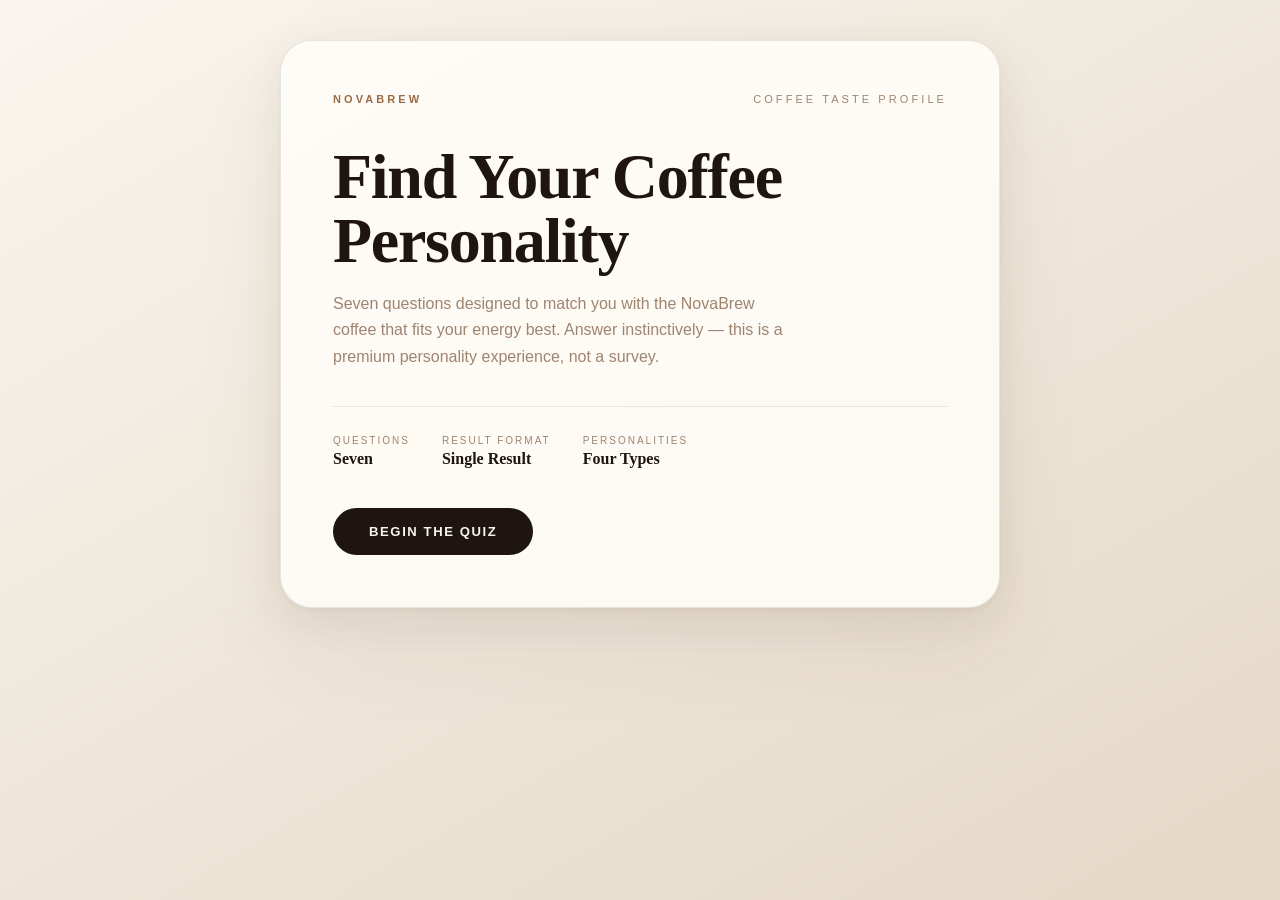
<file: docs/index.html>
<!DOCTYPE html>
<html lang="en">
<head>
  <meta charset="UTF-8">
  <meta name="viewport" content="width=device-width, initial-scale=1.0">
  <title>NovaBrew — Coffee Taste Profile</title>
  <style>
    *, *::before, *::after { box-sizing: border-box; margin: 0; padding: 0; }

    :root {
      --ink: #1e1410;
      --muted: #9e8470;
      --accent: #9a6b45;
      --line: rgba(90, 63, 43, 0.12);
    }

    body {
      min-height: 100vh;
      font-family: "Avenir Next", "Helvetica Neue", Arial, sans-serif;
      background: linear-gradient(150deg, #f9f5ee 0%, #e4d8c6 100%);
      color: var(--ink);
      display: flex;
      align-items: flex-start;
      justify-content: center;
      padding: 40px 20px 60px;
    }

    #app { width: min(720px, 100%); }

    .card {
      background: rgba(255, 253, 249, 0.88);
      border: 1px solid var(--line);
      border-radius: 32px;
      padding: 52px;
      box-shadow:
        0 2px 4px rgba(67,45,28,0.04),
        0 12px 40px rgba(67,45,28,0.07),
        0 40px 100px rgba(67,45,28,0.06);
    }

    .eyebrow {
      font-size: 11px;
      letter-spacing: 0.28em;
      text-transform: uppercase;
      color: var(--accent);
      font-weight: 600;
    }

    /* Intro */
    .intro-meta {
      display: flex;
      justify-content: space-between;
      align-items: center;
      margin-bottom: 40px;
    }

    .intro-meta .dim { color: var(--muted); font-weight: 400; }

    .card h1 {
      font-family: Georgia, "Times New Roman", serif;
      font-size: clamp(2.2rem, 5vw, 4rem);
      font-weight: 700;
      line-height: 1.0;
      letter-spacing: -0.02em;
      color: var(--ink);
      margin-bottom: 18px;
    }

    .lead {
      font-size: 1rem;
      color: var(--muted);
      line-height: 1.65;
      max-width: 52ch;
      margin-bottom: 36px;
    }

    .intro-stats {
      display: flex;
      gap: 32px;
      padding-top: 28px;
      border-top: 1px solid var(--line);
      margin-bottom: 40px;
      flex-wrap: wrap;
    }

    .stat-label {
      font-size: 10px;
      letter-spacing: 0.2em;
      text-transform: uppercase;
      color: var(--muted);
      margin-bottom: 4px;
    }

    .stat-value {
      font-family: Georgia, "Times New Roman", serif;
      font-size: 1rem;
      font-weight: 700;
      color: var(--ink);
    }

    .btn-primary {
      background: var(--ink);
      color: #f9f5ee;
      font-size: 0.82rem;
      letter-spacing: 0.12em;
      text-transform: uppercase;
      font-weight: 600;
      padding: 16px 36px;
      border-radius: 999px;
      border: none;
      cursor: pointer;
      transition: background 180ms ease, transform 180ms ease;
      font-family: inherit;
    }

    .btn-primary:hover { background: #3a2318; transform: translateY(-1px); }

    /* Quiz */
    .quiz-meta {
      display: flex;
      align-items: center;
      justify-content: space-between;
      margin-bottom: 28px;
    }

    .question-count {
      font-size: 11px;
      letter-spacing: 0.18em;
      text-transform: uppercase;
      color: var(--muted);
      white-space: nowrap;
    }

    .progress-track {
      flex: 1;
      height: 1px;
      background: var(--line);
      border-radius: 99px;
      margin-left: 20px;
      overflow: hidden;
    }

    .progress-fill {
      height: 100%;
      background: linear-gradient(90deg, var(--accent), #c49060);
      border-radius: 99px;
      transition: width 400ms ease;
    }

    .subtitle {
      font-size: 0.88rem;
      color: var(--muted);
      margin-bottom: 32px;
    }

    .divider {
      height: 1px;
      background: var(--line);
      margin-bottom: 22px;
    }

    .options { display: grid; gap: 10px; }

    .option {
      border: 1px solid var(--line);
      border-radius: 16px;
      padding: 20px 24px;
      background: rgba(255,255,255,0.55);
      display: flex;
      justify-content: space-between;
      align-items: center;
      cursor: pointer;
      transition: all 180ms ease;
      text-align: left;
      width: 100%;
      font-family: inherit;
    }

    .option:hover {
      background: rgba(255,255,255,0.95);
      border-color: rgba(154,107,69,0.28);
      transform: translateY(-2px);
      box-shadow: 0 8px 32px rgba(67,45,28,0.09);
    }

    .option-text {
      font-family: Georgia, "Times New Roman", serif;
      font-size: 1rem;
      font-weight: 700;
      color: var(--ink);
      line-height: 1.2;
    }

    .option-arrow {
      font-size: 0.9rem;
      color: rgba(154,107,69,0.35);
      flex-shrink: 0;
      margin-left: 20px;
      transition: color 180ms ease, transform 180ms ease;
    }

    .option:hover .option-arrow { color: var(--accent); transform: translateX(3px); }

    /* Result */
    .result-eyebrow {
      font-size: 11px;
      letter-spacing: 0.28em;
      text-transform: uppercase;
      color: var(--accent);
      font-weight: 600;
      margin-bottom: 16px;
    }

    .result-summary {
      font-family: Georgia, "Times New Roman", serif;
      font-size: 1.1rem;
      color: var(--muted);
      font-style: italic;
      margin-bottom: 18px;
      line-height: 1.5;
    }

    .result-copy {
      font-size: 0.95rem;
      color: var(--muted);
      line-height: 1.7;
      max-width: 54ch;
      margin-bottom: 36px;
    }

    .coffee-block {
      border-top: 1px solid var(--line);
      padding-top: 30px;
      margin-bottom: 36px;
    }

    .section-label {
      font-size: 10px;
      letter-spacing: 0.22em;
      text-transform: uppercase;
      color: var(--muted);
      margin-bottom: 10px;
    }

    .coffee-name {
      font-family: Georgia, "Times New Roman", serif;
      font-size: 2rem;
      font-weight: 700;
      color: var(--ink);
      letter-spacing: -0.02em;
      margin-bottom: 8px;
    }

    .coffee-copy {
      font-size: 0.9rem;
      color: var(--muted);
      line-height: 1.65;
      max-width: 50ch;
    }

    .result-actions { display: flex; gap: 12px; flex-wrap: wrap; align-items: center; }

    .btn-secondary {
      background: transparent;
      color: var(--muted);
      font-size: 0.8rem;
      letter-spacing: 0.1em;
      text-transform: uppercase;
      font-weight: 600;
      padding: 14px 28px;
      border-radius: 999px;
      border: 1px solid var(--line);
      cursor: pointer;
      transition: all 180ms ease;
      font-family: inherit;
    }

    .btn-secondary:hover { border-color: rgba(154,107,69,0.3); color: var(--ink); }

    .toast {
      position: fixed;
      bottom: 32px;
      left: 50%;
      transform: translateX(-50%);
      background: var(--ink);
      color: #f9f5ee;
      font-size: 0.82rem;
      letter-spacing: 0.08em;
      padding: 12px 24px;
      border-radius: 999px;
      pointer-events: none;
      animation: fadeup 1.9s ease forwards;
    }

    @keyframes fadeup {
      0%   { opacity: 0; transform: translateX(-50%) translateY(8px); }
      15%  { opacity: 1; transform: translateX(-50%) translateY(0); }
      75%  { opacity: 1; }
      100% { opacity: 0; }
    }

    .fade-in { animation: fadein 300ms ease forwards; }

    @keyframes fadein {
      from { opacity: 0; transform: translateY(8px); }
      to   { opacity: 1; transform: translateY(0); }
    }

    @media (max-width: 600px) {
      body { padding: 20px 14px 48px; }
      .card { padding: 32px 24px; }
      .intro-stats { gap: 20px; }
      .result-actions { flex-direction: column; align-items: stretch; text-align: center; }
    }
  </style>
</head>
<body>
<div id="app"></div>
<script>
var data = {
  personalities: {
    "Bold Explorer": {
      summary: "Adventurous, intense, and drawn to strong points of view.",
      description: "You like a little edge in the experience. Bold Explorer personalities gravitate toward dramatic flavors, memorable moments, and coffees that feel like a story worth chasing. You do not want safe when something unforgettable is on the table.",
      coffee: { name: "Double Down", description: "Extra-bold espresso roast, thick crema, no apologies. The coffee equivalent of committing fully — no hedging, maximum presence in the cup." }
    },
    "Smooth Operator": {
      summary: "Polished, balanced, and effortlessly composed.",
      description: "You value refinement over noise. Smooth Operator personalities prefer a coffee experience that feels considered, elevated, and quietly confident. You are not chasing chaos. You are choosing taste with intention.",
      coffee: { name: "Velvet Fog", description: "Medium-light, creamy mouthfeel, almond and cocoa notes. Refined and polished, never overreaches. Quietly excellent — just like you." }
    },
    "Cozy Classic": {
      summary: "Warm, grounded, and ritual-oriented.",
      description: "You are building a mood as much as a routine. Cozy Classic personalities want coffee that feels reassuring, familiar, and emotionally steady. Comfort is not boring to you. It is a craft.",
      coffee: { name: "Sunday Paper", description: "Medium roast, hazelnut and vanilla, comfort in a cup. Dependable every morning. The name alone does the work." }
    },
    "Wild Card": {
      summary: "Curious, creative, and drawn to the unexpected.",
      description: "You are energized by novelty and beauty that does not look like everyone else's. Wild Card personalities lean toward coffees that feel alive, expressive, and just strange enough to be interesting.",
      coffee: { name: "Off the Map", description: "Experimental processing, funky fruit notes, surprises every time. A rotating micro-lot where unpredictability is the whole point." }
    }
  },
  questions: [
    { prompt: "How do you usually take your coffee?", choices: [
      { text: "Black, no hesitation", type: "Bold Explorer" },
      { text: "A splash of milk, nothing more", type: "Smooth Operator" },
      { text: "Creamy and a little sweet", type: "Cozy Classic" },
      { text: "Whatever the barista recommends today", type: "Wild Card" }
    ]},
    { prompt: "What does your ideal morning look like?", choices: [
      { text: "Up early, moving fast, agenda already set", type: "Bold Explorer" },
      { text: "Unhurried, a good routine, everything in its place", type: "Smooth Operator" },
      { text: "Slow, quiet, no alarm if possible", type: "Cozy Classic" },
      { text: "Depends entirely on the day", type: "Wild Card" }
    ]},
    { prompt: "When you try a new coffee, what are you hoping for?", choices: [
      { text: "Something intense that makes an impression", type: "Bold Explorer" },
      { text: "Balanced and reliable, something I'd order again", type: "Smooth Operator" },
      { text: "Familiar and comforting, like a good habit", type: "Cozy Classic" },
      { text: "Something I've never tasted before", type: "Wild Card" }
    ]},
    { prompt: "How do you make decisions?", choices: [
      { text: "Quickly and confidently", type: "Bold Explorer" },
      { text: "Carefully, with all the information", type: "Smooth Operator" },
      { text: "I trust what has worked before", type: "Cozy Classic" },
      { text: "I go with whatever feels right in the moment", type: "Wild Card" }
    ]},
    { prompt: "Pick the weekend that sounds best.", choices: [
      { text: "A long hike somewhere remote and demanding", type: "Bold Explorer" },
      { text: "A well-planned city trip with great restaurants", type: "Smooth Operator" },
      { text: "A slow day at home with no real agenda", type: "Cozy Classic" },
      { text: "Booking something last-minute and figuring it out", type: "Wild Card" }
    ]},
    { prompt: "What do you look for in a great product?", choices: [
      { text: "It's the best at what it does, no compromises", type: "Bold Explorer" },
      { text: "Consistent quality, every single time", type: "Smooth Operator" },
      { text: "It feels familiar and dependable", type: "Cozy Classic" },
      { text: "It surprises me in some way", type: "Wild Card" }
    ]},
    { prompt: "How do you feel about trying something completely new?", choices: [
      { text: "I seek it out", type: "Bold Explorer" },
      { text: "Only if it comes recommended", type: "Smooth Operator" },
      { text: "I prefer to stick with what I know", type: "Cozy Classic" },
      { text: "New is always better than familiar", type: "Wild Card" }
    ]}
  ]
};

var state = { step: "intro", currentQuestion: 0, answers: [] };
var app = document.getElementById("app");

function computeResult() {
  var counts = {}, lastType = null;
  state.answers.forEach(function(a) {
    counts[a.type] = (counts[a.type] || 0) + 1;
    lastType = a.type;
  });
  var sorted = Object.keys(counts).sort(function(a, b) {
    if (counts[b] !== counts[a]) return counts[b] - counts[a];
    if (a === lastType) return -1;
    if (b === lastType) return 1;
    return 0;
  });
  return sorted[0] || "Smooth Operator";
}

function render() {
  if (state.step === "intro") {
    app.innerHTML = '<div class="card fade-in">' +
      '<div class="intro-meta"><span class="eyebrow">NovaBrew</span><span class="eyebrow dim" style="color:var(--muted);font-weight:400">Coffee Taste Profile</span></div>' +
      '<h1>Find Your Coffee Personality</h1>' +
      '<p class="lead">Seven questions designed to match you with the NovaBrew coffee that fits your energy best. Answer instinctively — this is a premium personality experience, not a survey.</p>' +
      '<div class="intro-stats">' +
        '<div><div class="stat-label">Questions</div><div class="stat-value">Seven</div></div>' +
        '<div><div class="stat-label">Result Format</div><div class="stat-value">Single Result</div></div>' +
        '<div><div class="stat-label">Personalities</div><div class="stat-value">Four Types</div></div>' +
      '</div>' +
      '<button class="btn-primary" onclick="startQuiz()">Begin the Quiz</button>' +
    '</div>';
  } else if (state.step === "quiz") {
    var q = data.questions[state.currentQuestion];
    var pct = ((state.currentQuestion + 1) / data.questions.length * 100).toFixed(1);
    var opts = q.choices.map(function(c, i) {
      return '<button class="option" onclick="answer(' + i + ')">' +
        '<span class="option-text">' + c.text + '</span>' +
        '<span class="option-arrow">→</span>' +
      '</button>';
    }).join("");
    app.innerHTML = '<div class="card fade-in">' +
      '<div class="quiz-meta">' +
        '<div class="question-count">Question ' + (state.currentQuestion + 1) + ' of ' + data.questions.length + '</div>' +
        '<div class="progress-track"><div class="progress-fill" style="width:' + pct + '%"></div></div>' +
      '</div>' +
      '<h1>' + q.prompt + '</h1>' +
      '<p class="subtitle">Choose the option that feels most instinctive.</p>' +
      '<div class="divider"></div>' +
      '<div class="options">' + opts + '</div>' +
    '</div>';
  } else {
    var name = computeResult();
    var p = data.personalities[name];
    var shareText = "I got " + name + " on the NovaBrew Coffee Taste Profile. " + p.summary + " My match is " + p.coffee.name + ".";
    app.innerHTML = '<div class="card fade-in">' +
      '<div class="result-eyebrow">Your coffee personality</div>' +
      '<h1>' + name + '</h1>' +
      '<p class="result-summary">' + p.summary + '</p>' +
      '<p class="result-copy">' + p.description + '</p>' +
      '<div class="coffee-block">' +
        '<div class="section-label">Your NovaBrew Match</div>' +
        '<div class="coffee-name">' + p.coffee.name + '</div>' +
        '<p class="coffee-copy">' + p.coffee.description + '</p>' +
      '</div>' +
      '<div class="result-actions">' +
        '<button class="btn-primary" onclick="copyResult(\'' + encodeURIComponent(shareText) + '\')">Copy Result</button>' +
        '<button class="btn-secondary" onclick="retake()">Retake Quiz</button>' +
      '</div>' +
    '</div>';
  }
}

function startQuiz() {
  state.step = "quiz"; state.currentQuestion = 0; state.answers = [];
  render();
}

function answer(i) {
  state.answers.push(data.questions[state.currentQuestion].choices[i]);
  if (state.currentQuestion === data.questions.length - 1) {
    state.step = "result";
  } else {
    state.currentQuestion++;
  }
  render();
}

function retake() { state.step = "intro"; render(); }

function copyResult(encoded) {
  var text = decodeURIComponent(encoded);
  if (navigator.clipboard) {
    navigator.clipboard.writeText(text).then(function() { toast("Result copied to clipboard"); }).catch(function() { toast("Copy failed — select the text manually"); });
  } else {
    toast("Copy failed — select the text manually");
  }
}

function toast(msg) {
  var el = document.createElement("div");
  el.className = "toast";
  el.textContent = msg;
  document.body.appendChild(el);
  setTimeout(function() { el.remove(); }, 1900);
}

render();
</script>
</body>
</html>
</file>
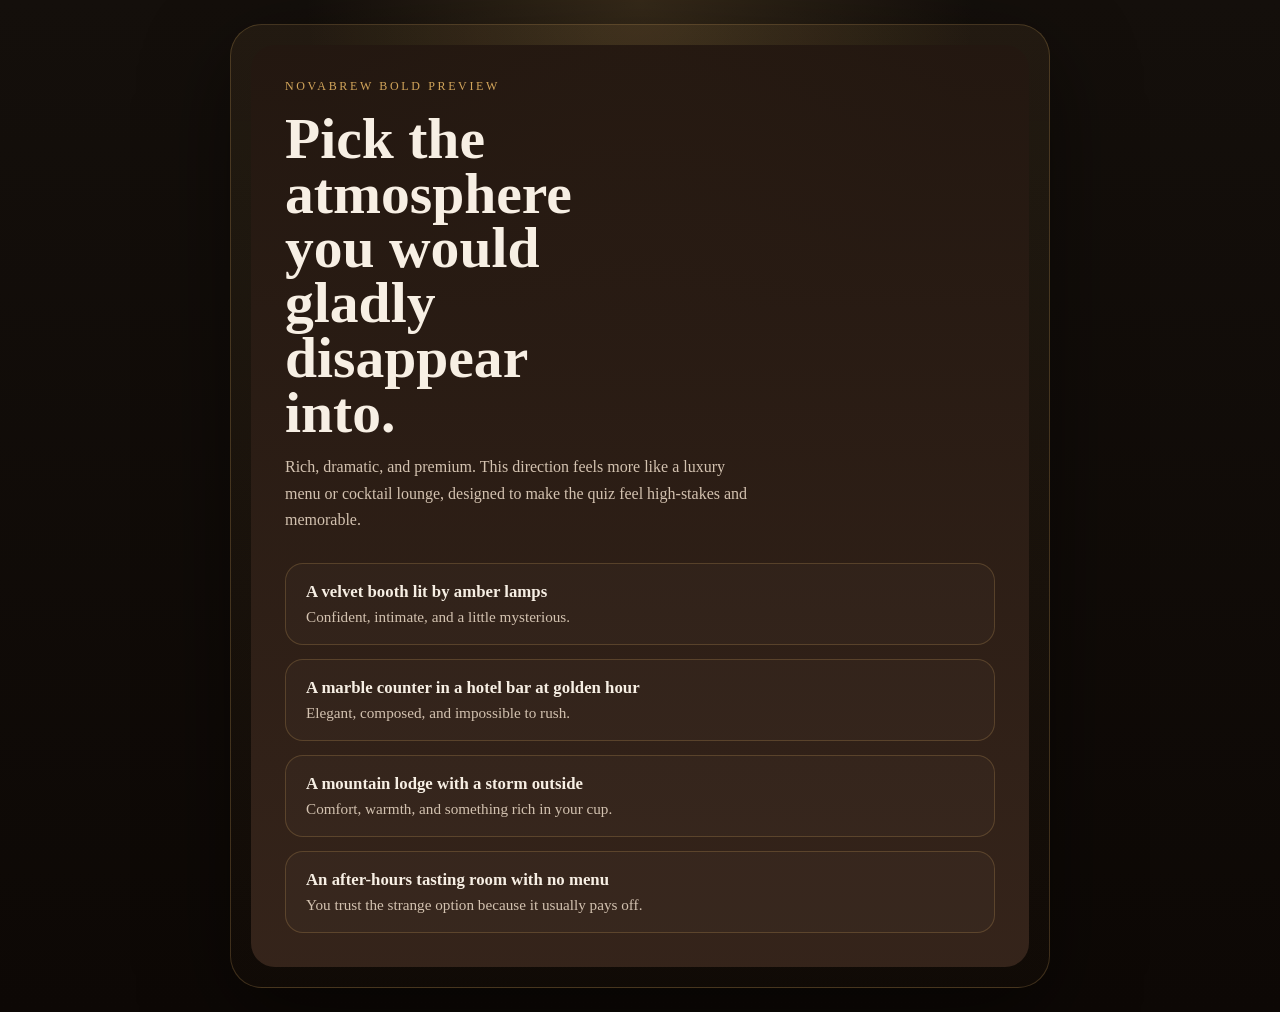
<file: style-preview-bold.html>
<!DOCTYPE html>
<html lang="en">
<head>
  <meta charset="UTF-8">
  <meta name="viewport" content="width=device-width, initial-scale=1.0">
  <title>NovaBrew Style Preview - Bold</title>
  <style>
    :root {
      --bg: #120d0a;
      --surface: rgba(35, 23, 16, 0.92);
      --surface-2: rgba(56, 38, 28, 0.92);
      --ink: #f7efe4;
      --muted: #d3c2b0;
      --gold: #d2a55b;
      --line: rgba(210, 165, 91, 0.24);
    }

    * {
      box-sizing: border-box;
    }

    body {
      margin: 0;
      min-height: 100vh;
      font-family: Georgia, "Times New Roman", serif;
      background:
        radial-gradient(circle at top, rgba(210, 165, 91, 0.18), transparent 28%),
        linear-gradient(180deg, #140f0b 0%, #0d0805 100%);
      color: var(--ink);
      display: grid;
      place-items: center;
      padding: 24px;
    }

    .frame {
      width: min(820px, 100%);
      border: 1px solid var(--line);
      border-radius: 32px;
      padding: 20px;
      background: linear-gradient(180deg, rgba(210, 165, 91, 0.08), rgba(210, 165, 91, 0.02));
      box-shadow: 0 28px 90px rgba(0, 0, 0, 0.45);
    }

    .card {
      background: linear-gradient(180deg, var(--surface) 0%, var(--surface-2) 100%);
      border-radius: 24px;
      padding: 34px;
    }

    .eyebrow {
      color: var(--gold);
      text-transform: uppercase;
      letter-spacing: 0.22em;
      font-size: 12px;
      margin-bottom: 18px;
    }

    h1 {
      margin: 0 0 14px;
      font-size: clamp(2.2rem, 4.5vw, 4rem);
      line-height: 0.95;
      font-weight: 700;
      max-width: 11ch;
    }

    p {
      margin: 0 0 30px;
      color: var(--muted);
      font-size: 1rem;
      line-height: 1.65;
      max-width: 58ch;
    }

    .options {
      display: grid;
      gap: 14px;
    }

    .option {
      border: 1px solid var(--line);
      border-radius: 18px;
      padding: 18px 20px;
      background: rgba(255, 255, 255, 0.02);
      transition: background 160ms ease, transform 160ms ease;
    }

    .option:hover {
      background: rgba(210, 165, 91, 0.09);
      transform: translateY(-1px);
    }

    .option b {
      display: block;
      font-size: 1.05rem;
      margin-bottom: 6px;
      color: var(--ink);
    }

    .option span {
      color: var(--muted);
      font-size: 0.95rem;
    }
  </style>
</head>
<body>
  <main class="frame">
    <section class="card">
      <div class="eyebrow">NovaBrew Bold Preview</div>
      <h1>Pick the atmosphere you would gladly disappear into.</h1>
      <p>
        Rich, dramatic, and premium. This direction feels more like a luxury menu or
        cocktail lounge, designed to make the quiz feel high-stakes and memorable.
      </p>
      <div class="options">
        <div class="option">
          <b>A velvet booth lit by amber lamps</b>
          <span>Confident, intimate, and a little mysterious.</span>
        </div>
        <div class="option">
          <b>A marble counter in a hotel bar at golden hour</b>
          <span>Elegant, composed, and impossible to rush.</span>
        </div>
        <div class="option">
          <b>A mountain lodge with a storm outside</b>
          <span>Comfort, warmth, and something rich in your cup.</span>
        </div>
        <div class="option">
          <b>An after-hours tasting room with no menu</b>
          <span>You trust the strange option because it usually pays off.</span>
        </div>
      </div>
    </section>
  </main>
</body>
</html>
</file>
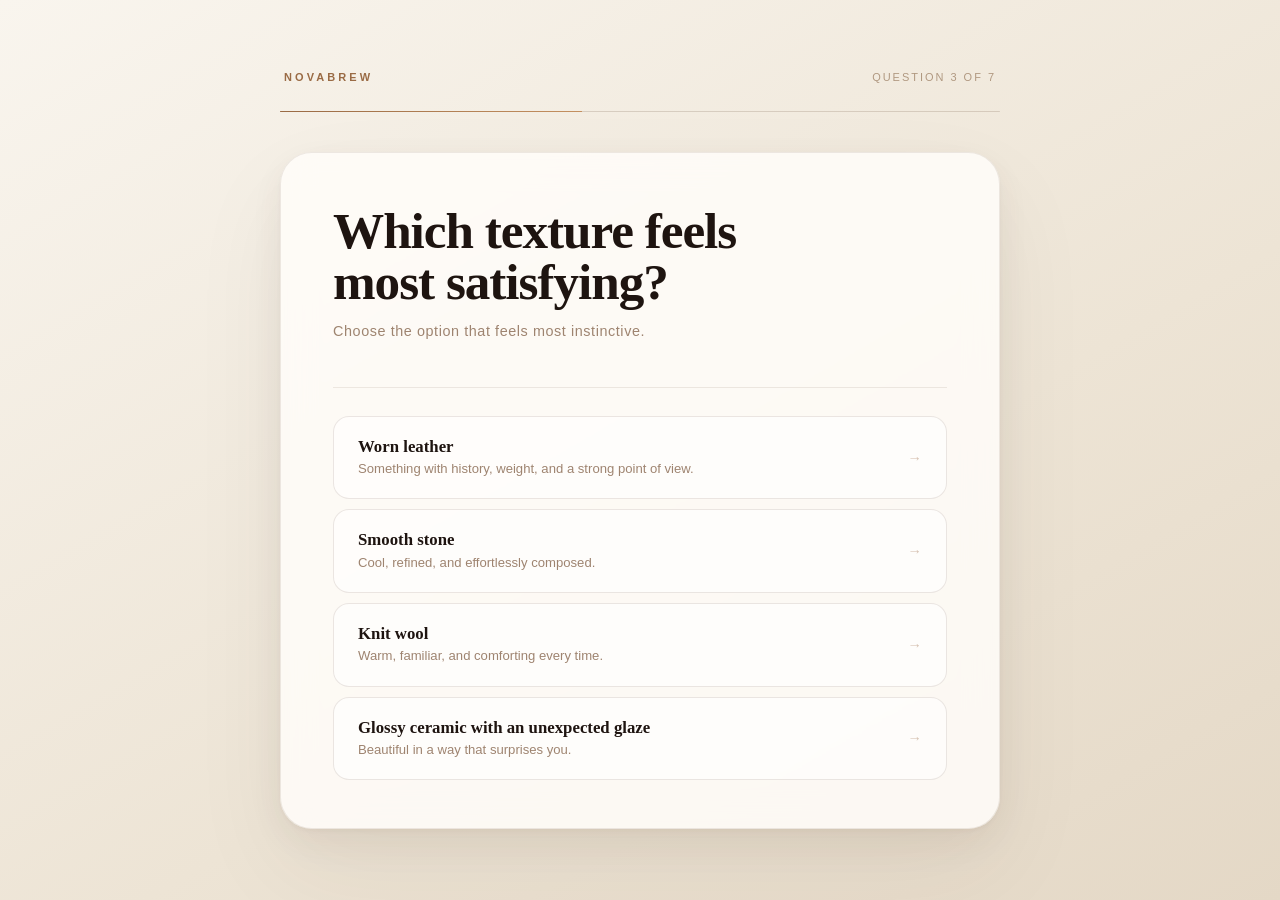
<file: style-preview-mashup.html>
<!DOCTYPE html>
<html lang="en">
<head>
  <meta charset="UTF-8">
  <meta name="viewport" content="width=device-width, initial-scale=1.0">
  <title>NovaBrew Style Preview - Mashup</title>
  <style>
    * { box-sizing: border-box; margin: 0; padding: 0; }

    body {
      min-height: 100vh;
      font-family: "Avenir Next", "Helvetica Neue", Arial, sans-serif;
      background: linear-gradient(150deg, #f9f5ee 0%, #ede4d5 60%, #e4d8c6 100%);
      color: #2f241d;
      display: grid;
      place-items: center;
      padding: 40px 24px;
    }

    .shell {
      width: min(720px, 100%);
    }

    /* Top meta row */
    .meta-row {
      display: flex;
      align-items: center;
      justify-content: space-between;
      margin-bottom: 28px;
      padding: 0 4px;
    }

    .brand {
      font-size: 11px;
      letter-spacing: 0.28em;
      text-transform: uppercase;
      color: #9a6b45;
      font-weight: 600;
    }

    .question-count {
      font-size: 11px;
      letter-spacing: 0.18em;
      text-transform: uppercase;
      color: #b09880;
    }

    /* Progress bar */
    .progress-track {
      height: 1px;
      background: rgba(90, 63, 43, 0.18);
      border-radius: 99px;
      margin-bottom: 40px;
      overflow: hidden;
    }

    .progress-fill {
      width: 42%;
      height: 100%;
      background: linear-gradient(90deg, #9a6b45, #c49060);
    }

    /* Main card */
    .card {
      background: rgba(255, 253, 249, 0.85);
      border: 1px solid rgba(90, 63, 43, 0.10);
      border-radius: 32px;
      padding: 52px 52px 48px;
      box-shadow:
        0 2px 4px rgba(67, 45, 28, 0.04),
        0 12px 40px rgba(67, 45, 28, 0.07),
        0 40px 100px rgba(67, 45, 28, 0.06);
      backdrop-filter: blur(16px);
    }

    h1 {
      font-family: Georgia, "Times New Roman", serif;
      font-size: clamp(2rem, 4vw, 3.6rem);
      font-weight: 700;
      line-height: 1.0;
      letter-spacing: -0.02em;
      color: #1e1410;
      margin-bottom: 14px;
      max-width: 16ch;
    }

    .subtitle {
      font-size: 0.9rem;
      color: #9e8470;
      letter-spacing: 0.04em;
      margin-bottom: 44px;
      line-height: 1.5;
    }

    /* Divider */
    .divider {
      height: 1px;
      background: rgba(90, 63, 43, 0.10);
      margin-bottom: 28px;
    }

    .options {
      display: grid;
      gap: 10px;
    }

    .option {
      border: 1px solid rgba(90, 63, 43, 0.12);
      border-radius: 16px;
      padding: 20px 24px;
      background: rgba(255, 255, 255, 0.6);
      display: flex;
      justify-content: space-between;
      align-items: center;
      transition: all 180ms ease;
      cursor: pointer;
    }

    .option:hover {
      background: rgba(255, 255, 255, 0.95);
      border-color: rgba(154, 107, 69, 0.28);
      transform: translateY(-2px);
      box-shadow: 0 8px 32px rgba(67, 45, 28, 0.09);
    }

    .option-text {
      font-family: Georgia, "Times New Roman", serif;
      font-size: 1.05rem;
      font-weight: 700;
      color: #1e1410;
      line-height: 1.2;
    }

    .option-sub {
      font-size: 0.82rem;
      color: #9e8470;
      margin-top: 3px;
      line-height: 1.4;
    }

    .option-arrow {
      font-size: 0.9rem;
      color: rgba(154, 107, 69, 0.4);
      flex-shrink: 0;
      margin-left: 20px;
      transition: color 180ms ease, transform 180ms ease;
    }

    .option:hover .option-arrow {
      color: #9a6b45;
      transform: translateX(3px);
    }
  </style>
</head>
<body>
  <div class="shell">
    <div class="meta-row">
      <div class="brand">NovaBrew</div>
      <div class="question-count">Question 3 of 7</div>
    </div>
    <div class="progress-track">
      <div class="progress-fill"></div>
    </div>
    <div class="card">
      <h1>Which texture feels most satisfying?</h1>
      <p class="subtitle">Choose the option that feels most instinctive.</p>
      <div class="divider"></div>
      <div class="options">
        <div class="option">
          <div>
            <div class="option-text">Worn leather</div>
            <div class="option-sub">Something with history, weight, and a strong point of view.</div>
          </div>
          <div class="option-arrow">→</div>
        </div>
        <div class="option">
          <div>

            <div class="option-text">Smooth stone</div>
            <div class="option-sub">Cool, refined, and effortlessly composed.</div>
          </div>
          <div class="option-arrow">→</div>
        </div>
        <div class="option">
          <div>

            <div class="option-text">Knit wool</div>
            <div class="option-sub">Warm, familiar, and comforting every time.</div>
          </div>
          <div class="option-arrow">→</div>
        </div>
        <div class="option">
          <div>

            <div class="option-text">Glossy ceramic with an unexpected glaze</div>
            <div class="option-sub">Beautiful in a way that surprises you.</div>
          </div>
          <div class="option-arrow">→</div>
        </div>
      </div>
    </div>
  </div>
</body>
</html>
</file>
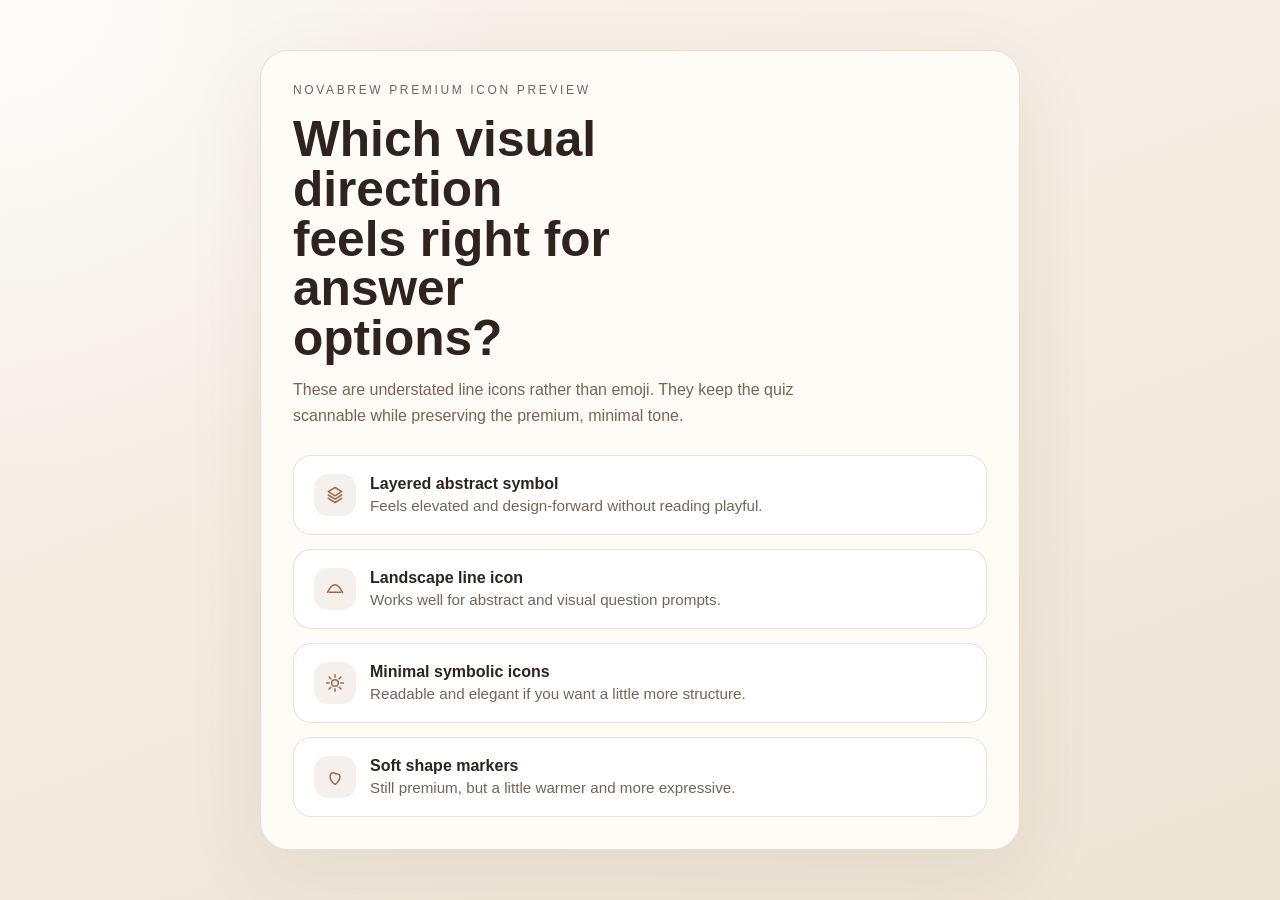
<file: style-preview-minimal-icons.html>
<!DOCTYPE html>
<html lang="en">
<head>
  <meta charset="UTF-8">
  <meta name="viewport" content="width=device-width, initial-scale=1.0">
  <title>NovaBrew Style Preview - Minimal Icons</title>
  <style>
    :root {
      --bg: #f6f1e8;
      --surface: rgba(255, 252, 247, 0.94);
      --ink: #2f241d;
      --muted: #766456;
      --line: rgba(90, 63, 43, 0.15);
      --accent: #9a6b45;
      --accent-soft: rgba(154, 107, 69, 0.1);
    }

    * { box-sizing: border-box; }

    body {
      margin: 0;
      min-height: 100vh;
      font-family: "Avenir Next", "Helvetica Neue", Arial, sans-serif;
      background:
        radial-gradient(circle at top left, rgba(255, 255, 255, 0.8), transparent 32%),
        linear-gradient(160deg, #f8f3eb 0%, #eee4d6 100%);
      color: var(--ink);
      display: grid;
      place-items: center;
      padding: 24px;
    }

    .card {
      width: min(760px, 100%);
      background: var(--surface);
      border: 1px solid var(--line);
      border-radius: 28px;
      padding: 32px;
      box-shadow: 0 24px 80px rgba(67, 45, 28, 0.08);
      backdrop-filter: blur(12px);
    }

    .eyebrow {
      font-size: 12px;
      letter-spacing: 0.22em;
      text-transform: uppercase;
      color: var(--muted);
      margin-bottom: 18px;
    }

    h1 {
      font-size: clamp(2rem, 4vw, 3.1rem);
      line-height: 1;
      margin: 0 0 14px;
      font-weight: 600;
      max-width: 12ch;
    }

    p {
      margin: 0 0 26px;
      color: var(--muted);
      font-size: 1rem;
      line-height: 1.6;
      max-width: 58ch;
    }

    .options {
      display: grid;
      gap: 14px;
    }

    .option {
      border: 1px solid var(--line);
      background: white;
      border-radius: 18px;
      padding: 18px 20px;
      display: flex;
      align-items: center;
      gap: 14px;
      transition: transform 160ms ease, border-color 160ms ease, box-shadow 160ms ease;
    }

    .option:hover {
      transform: translateY(-2px);
      border-color: rgba(154, 107, 69, 0.3);
      box-shadow: 0 18px 40px rgba(67, 45, 28, 0.08);
    }

    .icon {
      width: 42px;
      height: 42px;
      border-radius: 14px;
      background: var(--accent-soft);
      display: grid;
      place-items: center;
      flex: none;
    }

    .icon svg {
      width: 20px;
      height: 20px;
      stroke: var(--accent);
      stroke-width: 1.8;
      fill: none;
      stroke-linecap: round;
      stroke-linejoin: round;
    }

    .option strong {
      display: block;
      margin-bottom: 4px;
      font-size: 1rem;
    }

    .option span {
      color: var(--muted);
      font-size: 0.95rem;
    }
  </style>
</head>
<body>
  <main class="card">
    <div class="eyebrow">NovaBrew Premium Icon Preview</div>
    <h1>Which visual direction feels right for answer options?</h1>
    <p>
      These are understated line icons rather than emoji. They keep the quiz scannable
      while preserving the premium, minimal tone.
    </p>
    <section class="options">
      <div class="option">
        <div class="icon" aria-hidden="true">
          <svg viewBox="0 0 24 24">
            <path d="M12 3 4 8l8 5 8-5-8-5Z"/>
            <path d="M4 12l8 5 8-5"/>
            <path d="M4 16l8 5 8-5"/>
          </svg>
        </div>
        <div>
          <strong>Layered abstract symbol</strong>
          <span>Feels elevated and design-forward without reading playful.</span>
        </div>
      </div>
      <div class="option">
        <div class="icon" aria-hidden="true">
          <svg viewBox="0 0 24 24">
            <path d="M3 16c3-6 6-9 9-9s6 3 9 9"/>
            <path d="M5 16h14"/>
          </svg>
        </div>
        <div>
          <strong>Landscape line icon</strong>
          <span>Works well for abstract and visual question prompts.</span>
        </div>
      </div>
      <div class="option">
        <div class="icon" aria-hidden="true">
          <svg viewBox="0 0 24 24">
            <circle cx="12" cy="12" r="4"/>
            <path d="M12 2v3M12 19v3M2 12h3M19 12h3M4.9 4.9l2.1 2.1M17 17l2.1 2.1M4.9 19.1 7 17M17 7l2.1-2.1"/>
          </svg>
        </div>
        <div>
          <strong>Minimal symbolic icons</strong>
          <span>Readable and elegant if you want a little more structure.</span>
        </div>
      </div>
      <div class="option">
        <div class="icon" aria-hidden="true">
          <svg viewBox="0 0 24 24">
            <path d="M12 21s-6-4.35-6-10a4 4 0 0 1 7-2.65A4 4 0 0 1 18 11c0 5.65-6 10-6 10Z"/>
          </svg>
        </div>
        <div>
          <strong>Soft shape markers</strong>
          <span>Still premium, but a little warmer and more expressive.</span>
        </div>
      </div>
    </section>
  </main>
</body>
</html>
</file>
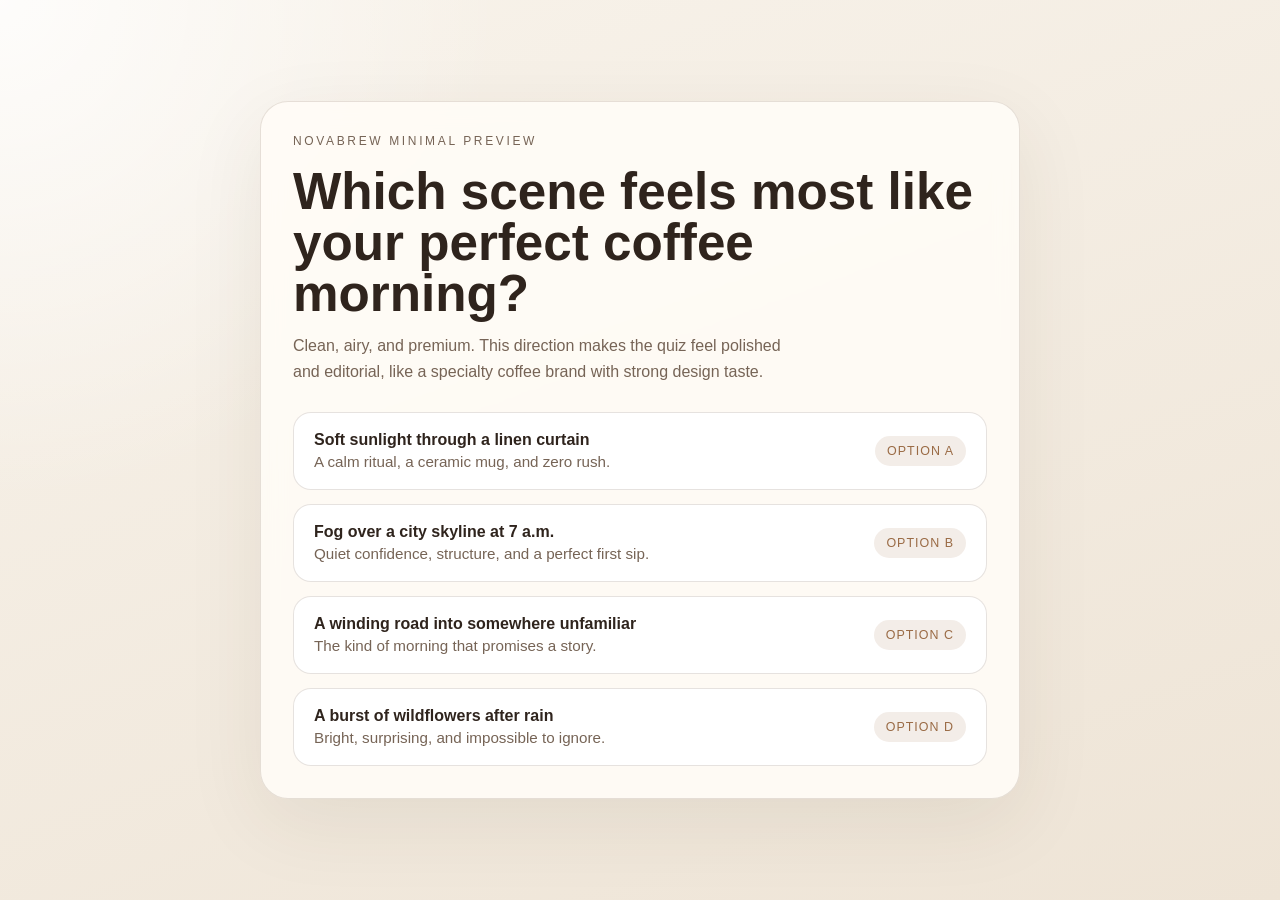
<file: style-preview-minimal.html>
<!DOCTYPE html>
<html lang="en">
<head>
  <meta charset="UTF-8">
  <meta name="viewport" content="width=device-width, initial-scale=1.0">
  <title>NovaBrew Style Preview - Minimal</title>
  <style>
    :root {
      --bg: #f6f1e8;
      --surface: rgba(255, 252, 247, 0.9);
      --ink: #2f241d;
      --muted: #766456;
      --line: rgba(90, 63, 43, 0.15);
      --accent: #9a6b45;
      --accent-soft: rgba(154, 107, 69, 0.12);
    }

    * {
      box-sizing: border-box;
    }

    body {
      margin: 0;
      min-height: 100vh;
      font-family: "Avenir Next", "Helvetica Neue", Arial, sans-serif;
      background:
        radial-gradient(circle at top left, rgba(255, 255, 255, 0.8), transparent 32%),
        linear-gradient(160deg, #f8f3eb 0%, #eee4d6 100%);
      color: var(--ink);
      display: grid;
      place-items: center;
      padding: 24px;
    }

    .card {
      width: min(760px, 100%);
      background: var(--surface);
      border: 1px solid var(--line);
      border-radius: 28px;
      padding: 32px;
      box-shadow: 0 24px 80px rgba(67, 45, 28, 0.08);
      backdrop-filter: blur(12px);
    }

    .eyebrow {
      font-size: 12px;
      letter-spacing: 0.22em;
      text-transform: uppercase;
      color: var(--muted);
      margin-bottom: 18px;
    }

    h1 {
      font-size: clamp(2rem, 4vw, 3.4rem);
      line-height: 1;
      margin: 0 0 14px;
      font-weight: 600;
    }

    p {
      margin: 0 0 28px;
      color: var(--muted);
      font-size: 1rem;
      line-height: 1.6;
      max-width: 56ch;
    }

    .options {
      display: grid;
      gap: 14px;
    }

    .option {
      border: 1px solid var(--line);
      background: white;
      border-radius: 18px;
      padding: 18px 20px;
      display: flex;
      justify-content: space-between;
      align-items: center;
      transition: transform 160ms ease, border-color 160ms ease, box-shadow 160ms ease;
    }

    .option:hover {
      transform: translateY(-2px);
      border-color: rgba(154, 107, 69, 0.3);
      box-shadow: 0 18px 40px rgba(67, 45, 28, 0.08);
    }

    .option strong {
      display: block;
      margin-bottom: 4px;
      font-size: 1rem;
    }

    .option span {
      color: var(--muted);
      font-size: 0.95rem;
    }

    .tag {
      background: var(--accent-soft);
      color: var(--accent);
      border-radius: 999px;
      padding: 8px 12px;
      font-size: 0.78rem;
      letter-spacing: 0.08em;
      text-transform: uppercase;
    }
  </style>
</head>
<body>
  <main class="card">
    <div class="eyebrow">NovaBrew Minimal Preview</div>
    <h1>Which scene feels most like your perfect coffee morning?</h1>
    <p>
      Clean, airy, and premium. This direction makes the quiz feel polished and editorial,
      like a specialty coffee brand with strong design taste.
    </p>
    <section class="options">
      <div class="option">
        <div>
          <strong>Soft sunlight through a linen curtain</strong>
          <span>A calm ritual, a ceramic mug, and zero rush.</span>
        </div>
        <div class="tag">Option A</div>
      </div>
      <div class="option">
        <div>
          <strong>Fog over a city skyline at 7 a.m.</strong>
          <span>Quiet confidence, structure, and a perfect first sip.</span>
        </div>
        <div class="tag">Option B</div>
      </div>
      <div class="option">
        <div>
          <strong>A winding road into somewhere unfamiliar</strong>
          <span>The kind of morning that promises a story.</span>
        </div>
        <div class="tag">Option C</div>
      </div>
      <div class="option">
        <div>
          <strong>A burst of wildflowers after rain</strong>
          <span>Bright, surprising, and impossible to ignore.</span>
        </div>
        <div class="tag">Option D</div>
      </div>
    </section>
  </main>
</body>
</html>
</file>
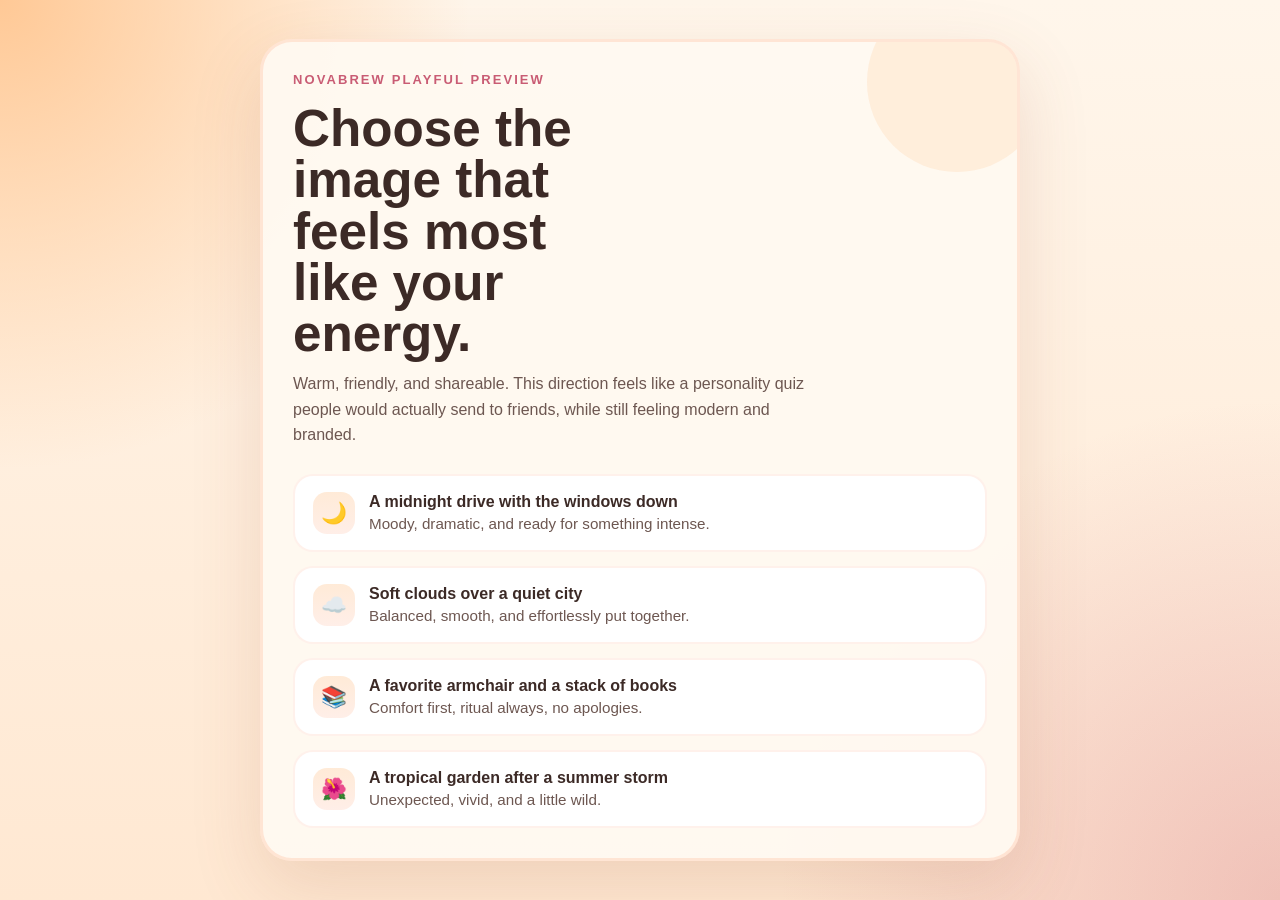
<file: style-preview-playful.html>
<!DOCTYPE html>
<html lang="en">
<head>
  <meta charset="UTF-8">
  <meta name="viewport" content="width=device-width, initial-scale=1.0">
  <title>NovaBrew Style Preview - Playful</title>
  <style>
    :root {
      --cream: #fff5e8;
      --peach: #ffc48d;
      --orange: #ff8a5b;
      --berry: #c95c74;
      --ink: #3c2a26;
      --muted: #6d5751;
      --card: rgba(255, 249, 241, 0.96);
    }

    * {
      box-sizing: border-box;
    }

    body {
      margin: 0;
      min-height: 100vh;
      font-family: "Trebuchet MS", "Avenir Next", sans-serif;
      background:
        radial-gradient(circle at top left, rgba(255, 196, 141, 0.9), transparent 30%),
        radial-gradient(circle at bottom right, rgba(201, 92, 116, 0.28), transparent 32%),
        linear-gradient(180deg, #fff6eb 0%, #ffe8d2 100%);
      color: var(--ink);
      display: grid;
      place-items: center;
      padding: 20px;
    }

    .card {
      width: min(760px, 100%);
      background: var(--card);
      border-radius: 32px;
      padding: 30px;
      box-shadow: 0 26px 70px rgba(157, 84, 55, 0.16);
      border: 3px solid rgba(255, 138, 91, 0.18);
      position: relative;
      overflow: hidden;
    }

    .card::after {
      content: "";
      position: absolute;
      width: 180px;
      height: 180px;
      background: rgba(255, 196, 141, 0.22);
      border-radius: 50%;
      top: -50px;
      right: -30px;
    }

    .eyebrow {
      position: relative;
      z-index: 1;
      color: var(--berry);
      font-size: 13px;
      letter-spacing: 0.16em;
      text-transform: uppercase;
      margin-bottom: 16px;
      font-weight: 700;
    }

    h1 {
      position: relative;
      z-index: 1;
      margin: 0 0 12px;
      font-size: clamp(2rem, 4vw, 3.3rem);
      line-height: 1;
      max-width: 12ch;
    }

    p {
      position: relative;
      z-index: 1;
      margin: 0 0 26px;
      color: var(--muted);
      line-height: 1.6;
      max-width: 58ch;
    }

    .options {
      position: relative;
      z-index: 1;
      display: grid;
      gap: 14px;
    }

    .option {
      background: white;
      border-radius: 20px;
      padding: 16px 18px;
      border: 2px solid rgba(255, 138, 91, 0.12);
      display: flex;
      gap: 14px;
      align-items: center;
      transition: transform 160ms ease, box-shadow 160ms ease;
    }

    .option:hover {
      transform: scale(1.01);
      box-shadow: 0 14px 28px rgba(157, 84, 55, 0.12);
    }

    .emoji {
      width: 42px;
      height: 42px;
      display: grid;
      place-items: center;
      border-radius: 14px;
      background: linear-gradient(180deg, rgba(255, 196, 141, 0.35), rgba(255, 138, 91, 0.14));
      font-size: 1.3rem;
      flex: none;
    }

    .option strong {
      display: block;
      margin-bottom: 4px;
    }

    .option span {
      color: var(--muted);
      font-size: 0.95rem;
    }
  </style>
</head>
<body>
  <main class="card">
    <div class="eyebrow">NovaBrew Playful Preview</div>
    <h1>Choose the image that feels most like your energy.</h1>
    <p>
      Warm, friendly, and shareable. This direction feels like a personality quiz people
      would actually send to friends, while still feeling modern and branded.
    </p>
    <div class="options">
      <div class="option">
        <div class="emoji">🌙</div>
        <div>
          <strong>A midnight drive with the windows down</strong>
          <span>Moody, dramatic, and ready for something intense.</span>
        </div>
      </div>
      <div class="option">
        <div class="emoji">☁️</div>
        <div>
          <strong>Soft clouds over a quiet city</strong>
          <span>Balanced, smooth, and effortlessly put together.</span>
        </div>
      </div>
      <div class="option">
        <div class="emoji">📚</div>
        <div>
          <strong>A favorite armchair and a stack of books</strong>
          <span>Comfort first, ritual always, no apologies.</span>
        </div>
      </div>
      <div class="option">
        <div class="emoji">🌺</div>
        <div>
          <strong>A tropical garden after a summer storm</strong>
          <span>Unexpected, vivid, and a little wild.</span>
        </div>
      </div>
    </div>
  </main>
</body>
</html>
</file>
